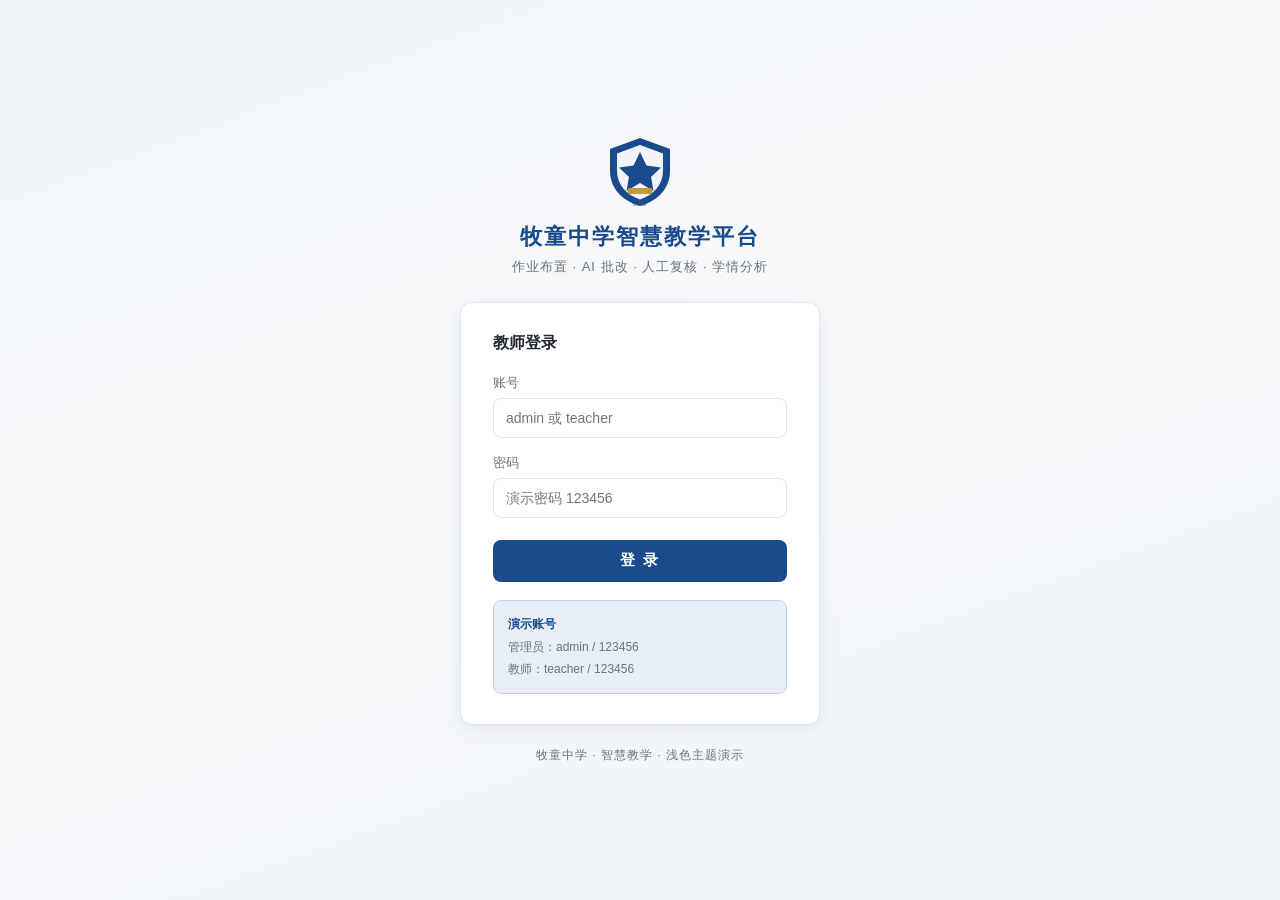
<file: examples/ch11-education/sample1/static/login.html>
<!DOCTYPE html>
<html lang="zh-CN">
<head>
<meta charset="UTF-8">
<meta name="viewport" content="width=device-width, initial-scale=1.0">
<title>登录 · 牧童中学智慧教学平台</title>
<link rel="icon" href="data:image/svg+xml,<svg xmlns='http://www.w3.org/2000/svg' viewBox='0 0 24 24'><path d='M12 2l8 3v6c0 5-3.5 9-8 11-4.5-2-8-6-8-11V5l8-3z' fill='%231a4b8c'/></svg>">
<style>
  :root {
    --brand: #1a4b8c;
    --brand-weak: #e8eef7;
    --brand-border: #c3d2e8;
    --bg: #f8f9fa;
    --card: #ffffff;
    --border: #e1e4e8;
    --text: #24292e;
    --muted: #6a737d;
    --danger: #dc2626;
  }
  * { box-sizing: border-box; margin: 0; padding: 0; }
  body {
    min-height: 100vh;
    display: flex;
    align-items: center;
    justify-content: center;
    background: linear-gradient(160deg, #f0f4f9 0%, #f8f9fa 45%, #eef2f7 100%);
    font-family: -apple-system, "PingFang SC", "Microsoft YaHei", sans-serif;
    color: var(--text);
  }
  .login-wrap { width: 400px; padding: 0 20px; }
  .school-head { text-align: center; margin-bottom: 26px; }
  .shield {
    width: 64px; height: 72px; margin: 0 auto 14px;
    position: relative;
  }
  .shield svg { width: 100%; height: 100%; }
  .school-name { font-size: 22px; font-weight: 700; letter-spacing: 2px; color: var(--brand); }
  .school-sub { font-size: 13px; color: var(--muted); margin-top: 6px; letter-spacing: 1px; }
  .card {
    background: var(--card);
    border: 1px solid var(--border);
    border-radius: 12px;
    padding: 30px 32px;
    box-shadow: 0 4px 20px rgba(26, 75, 140, .08);
  }
  .card-title { font-size: 16px; font-weight: 600; margin-bottom: 20px; }
  .field { margin-bottom: 16px; }
  .field label { display: block; font-size: 13px; color: var(--muted); margin-bottom: 6px; }
  .field input {
    width: 100%; height: 40px; padding: 0 12px;
    border: 1px solid var(--border); border-radius: 8px;
    font-size: 14px; color: var(--text);
    background: var(--card); outline: none;
    transition: border-color .15s, box-shadow .15s;
  }
  .field input:focus { border-color: var(--brand); box-shadow: 0 0 0 3px rgba(26, 75, 140, .12); }
  .btn-login {
    width: 100%; height: 42px; margin-top: 6px;
    background: var(--brand); color: #fff;
    border: none; border-radius: 8px;
    font-size: 15px; font-weight: 600; cursor: pointer;
    letter-spacing: 2px;
    transition: background .15s;
  }
  .btn-login:hover { background: #163e75; }
  .btn-login:disabled { background: #9db3d2; cursor: not-allowed; }
  .err {
    display: none; margin-bottom: 14px; padding: 9px 12px;
    background: #fdf0f0; border: 1px solid #f5c6c6; border-radius: 8px;
    color: var(--danger); font-size: 13px;
  }
  .err.show { display: block; }
  .demo-hint {
    margin-top: 18px; padding: 12px 14px;
    background: var(--brand-weak); border: 1px solid var(--brand-border);
    border-radius: 8px; font-size: 12px; color: var(--muted); line-height: 1.9;
  }
  .demo-hint b { color: var(--brand); font-weight: 600; }
  .foot { text-align: center; margin-top: 22px; font-size: 12px; color: var(--muted); letter-spacing: 1px; }
</style>
</head>
<body>
<div class="login-wrap">
  <div class="school-head">
    <div class="shield">
      <svg viewBox="0 0 64 72" fill="none">
        <path d="M32 2L62 13v22c0 17-12 30-30 35C14 65 2 52 2 35V13L32 2z" fill="#1a4b8c"/>
        <path d="M32 9L55 17.5V35c0 13.5-9.5 24-23 28.5C18.5 59 9 48.5 9 35V17.5L32 9z" fill="#ffffff" opacity=".94"/>
        <path d="M32 16l6.5 13.5L53 31.5l-10 9.5 2.5 14L32 47l-13.5 8 2.5-14-10-9.5 14.5-2L32 16z" fill="#1a4b8c"/>
        <path d="M20 52h24v6H20z" fill="#c39a3d"/>
        <text x="32" y="69" font-size="7" text-anchor="middle" fill="#1a4b8c" font-family="serif" letter-spacing="1">牧童</text>
      </svg>
    </div>
    <div class="school-name">牧童中学智慧教学平台</div>
    <div class="school-sub">作业布置 · AI 批改 · 人工复核 · 学情分析</div>
  </div>
  <div class="card">
    <div class="card-title">教师登录</div>
    <div class="err" id="err">用户名或密码错误</div>
    <div class="field">
      <label>账号</label>
      <input id="username" placeholder="admin 或 teacher" autocomplete="username">
    </div>
    <div class="field">
      <label>密码</label>
      <input id="password" type="password" placeholder="演示密码 123456" autocomplete="current-password">
    </div>
    <button class="btn-login" id="btn" onclick="doLogin()">登 录</button>
    <div class="demo-hint">
      <b>演示账号</b><br>
      管理员：admin / 123456<br>
      教师：teacher / 123456
    </div>
  </div>
  <div class="foot">牧童中学 · 智慧教学 · 浅色主题演示</div>
</div>

<script>
async function doLogin() {
  const username = document.getElementById("username").value.trim();
  const password = document.getElementById("password").value;
  const err = document.getElementById("err");
  const btn = document.getElementById("btn");
  if (!username || !password) {
    err.textContent = "请输入账号和密码";
    err.classList.add("show");
    return;
  }
  btn.disabled = true;
  btn.textContent = "登录中…";
  try {
    const r = await fetch("/api/auth/login", {
      method: "POST",
      headers: { "Content-Type": "application/json" },
      body: JSON.stringify({ username, password })
    });
    const data = await r.json();
    if (r.ok) {
      location.href = "/";
    } else {
      err.textContent = data.message || "登录失败";
      err.classList.add("show");
    }
  } catch (e) {
    err.textContent = "网络错误：" + e.message;
    err.classList.add("show");
  }
  btn.disabled = false;
  btn.textContent = "登 录";
}
document.addEventListener("keydown", e => {
  if (e.key === "Enter") doLogin();
});
</script>
</body>
</html>
</file>
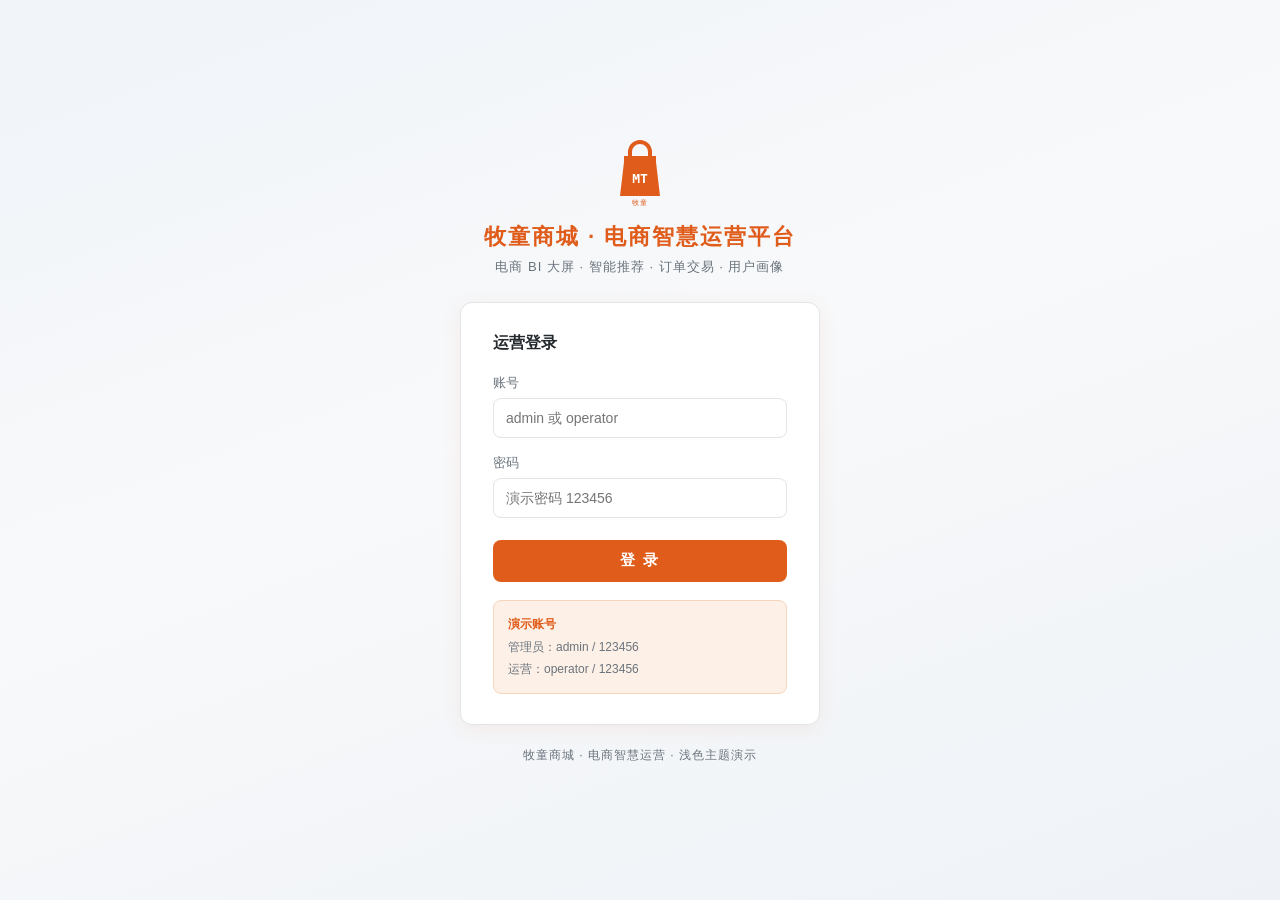
<file: examples/ch12-marketing/sample2/static/login.html>
<!DOCTYPE html>
<html lang="zh-CN">
<head>
<meta charset="UTF-8">
<meta name="viewport" content="width=device-width, initial-scale=1.0">
<title>登录 · 牧童商城电商智慧运营平台</title>
<link rel="icon" href="data:image/svg+xml,<svg xmlns='http://www.w3.org/2000/svg' viewBox='0 0 24 24'><path d='M12 2l8 3v6c0 5-3.5 9-8 11-4.5-2-8-6-8-11V5l8-3z' fill='%23e05c1a'/></svg>">
<style>
  :root {
    --brand: #e05c1a;
    --brand-weak: #fdf0e7;
    --brand-border: #f7d5bd;
    --bg: #f8f9fa;
    --card: #ffffff;
    --border: #e1e4e8;
    --text: #24292e;
    --muted: #6a737d;
    --danger: #dc2626;
  }
  * { box-sizing: border-box; margin: 0; padding: 0; }
  body {
    min-height: 100vh;
    display: flex;
    align-items: center;
    justify-content: center;
    background: linear-gradient(160deg, #f0f4f9 0%, #f8f9fa 45%, #eef2f7 100%);
    font-family: -apple-system, "PingFang SC", "Microsoft YaHei", sans-serif;
    color: var(--text);
  }
  .login-wrap { width: 400px; padding: 0 20px; }
  .school-head { text-align: center; margin-bottom: 26px; }
  .shield {
    width: 64px; height: 72px; margin: 0 auto 14px;
    position: relative;
  }
  .shield svg { width: 100%; height: 100%; }
  .school-name { font-size: 22px; font-weight: 700; letter-spacing: 2px; color: var(--brand); }
  .school-sub { font-size: 13px; color: var(--muted); margin-top: 6px; letter-spacing: 1px; }
  .card {
    background: var(--card);
    border: 1px solid var(--border);
    border-radius: 12px;
    padding: 30px 32px;
    box-shadow: 0 4px 20px rgba(224, 92, 26, .08);
  }
  .card-title { font-size: 16px; font-weight: 600; margin-bottom: 20px; }
  .field { margin-bottom: 16px; }
  .field label { display: block; font-size: 13px; color: var(--muted); margin-bottom: 6px; }
  .field input {
    width: 100%; height: 40px; padding: 0 12px;
    border: 1px solid var(--border); border-radius: 8px;
    font-size: 14px; color: var(--text);
    background: var(--card); outline: none;
    transition: border-color .15s, box-shadow .15s;
  }
  .field input:focus { border-color: var(--brand); box-shadow: 0 0 0 3px rgba(224, 92, 26, .12); }
  .btn-login {
    width: 100%; height: 42px; margin-top: 6px;
    background: var(--brand); color: #fff;
    border: none; border-radius: 8px;
    font-size: 15px; font-weight: 600; cursor: pointer;
    letter-spacing: 2px;
    transition: background .15s;
  }
  .btn-login:hover { background: #c44e16; }
  .btn-login:disabled { background: #f0b897; cursor: not-allowed; }
  .err {
    display: none; margin-bottom: 14px; padding: 9px 12px;
    background: #fdf0f0; border: 1px solid #f5c6c6; border-radius: 8px;
    color: var(--danger); font-size: 13px;
  }
  .err.show { display: block; }
  .demo-hint {
    margin-top: 18px; padding: 12px 14px;
    background: var(--brand-weak); border: 1px solid var(--brand-border);
    border-radius: 8px; font-size: 12px; color: var(--muted); line-height: 1.9;
  }
  .demo-hint b { color: var(--brand); font-weight: 600; }
  .foot { text-align: center; margin-top: 22px; font-size: 12px; color: var(--muted); letter-spacing: 1px; }
</style>
</head>
<body>
<div class="login-wrap">
  <div class="school-head">
    <div class="shield">
      <svg viewBox="0 0 64 72" fill="none">
        <path d="M16 20h32v6l4 34H12l4-34v-6z" fill="#e05c1a"/>
        <path d="M22 22V16a10 10 0 0 1 20 0v6" stroke="#e05c1a" stroke-width="4" fill="none" stroke-linecap="round"/>
        <text x="32" y="47" font-size="13" text-anchor="middle" fill="#ffffff" font-family="monospace" font-weight="bold">MT</text>
        <text x="32" y="69" font-size="7" text-anchor="middle" fill="#e05c1a" font-family="serif" letter-spacing="1">牧童</text>
      </svg>
    </div>
    <div class="school-name">牧童商城 · 电商智慧运营平台</div>
    <div class="school-sub">电商 BI 大屏 · 智能推荐 · 订单交易 · 用户画像</div>
  </div>
  <div class="card">
    <div class="card-title">运营登录</div>
    <div class="err" id="err">用户名或密码错误</div>
    <div class="field">
      <label>账号</label>
      <input id="username" placeholder="admin 或 operator" autocomplete="username">
    </div>
    <div class="field">
      <label>密码</label>
      <input id="password" type="password" placeholder="演示密码 123456" autocomplete="current-password">
    </div>
    <button class="btn-login" id="btn" onclick="doLogin()">登 录</button>
    <div class="demo-hint">
      <b>演示账号</b><br>
      管理员：admin / 123456<br>
      运营：operator / 123456
    </div>
  </div>
  <div class="foot">牧童商城 · 电商智慧运营 · 浅色主题演示</div>
</div>

<script>
async function doLogin() {
  const username = document.getElementById("username").value.trim();
  const password = document.getElementById("password").value;
  const err = document.getElementById("err");
  const btn = document.getElementById("btn");
  if (!username || !password) {
    err.textContent = "请输入账号和密码";
    err.classList.add("show");
    return;
  }
  btn.disabled = true;
  btn.textContent = "登录中…";
  try {
    const r = await fetch("/api/auth/login", {
      method: "POST",
      headers: { "Content-Type": "application/json" },
      body: JSON.stringify({ username, password })
    });
    const data = await r.json();
    if (r.ok) {
      location.href = "/";
    } else {
      err.textContent = data.message || "登录失败";
      err.classList.add("show");
    }
  } catch (e) {
    err.textContent = "网络错误：" + e.message;
    err.classList.add("show");
  }
  btn.disabled = false;
  btn.textContent = "登 录";
}
document.addEventListener("keydown", e => {
  if (e.key === "Enter") doLogin();
});
</script>
</body>
</html>
</file>
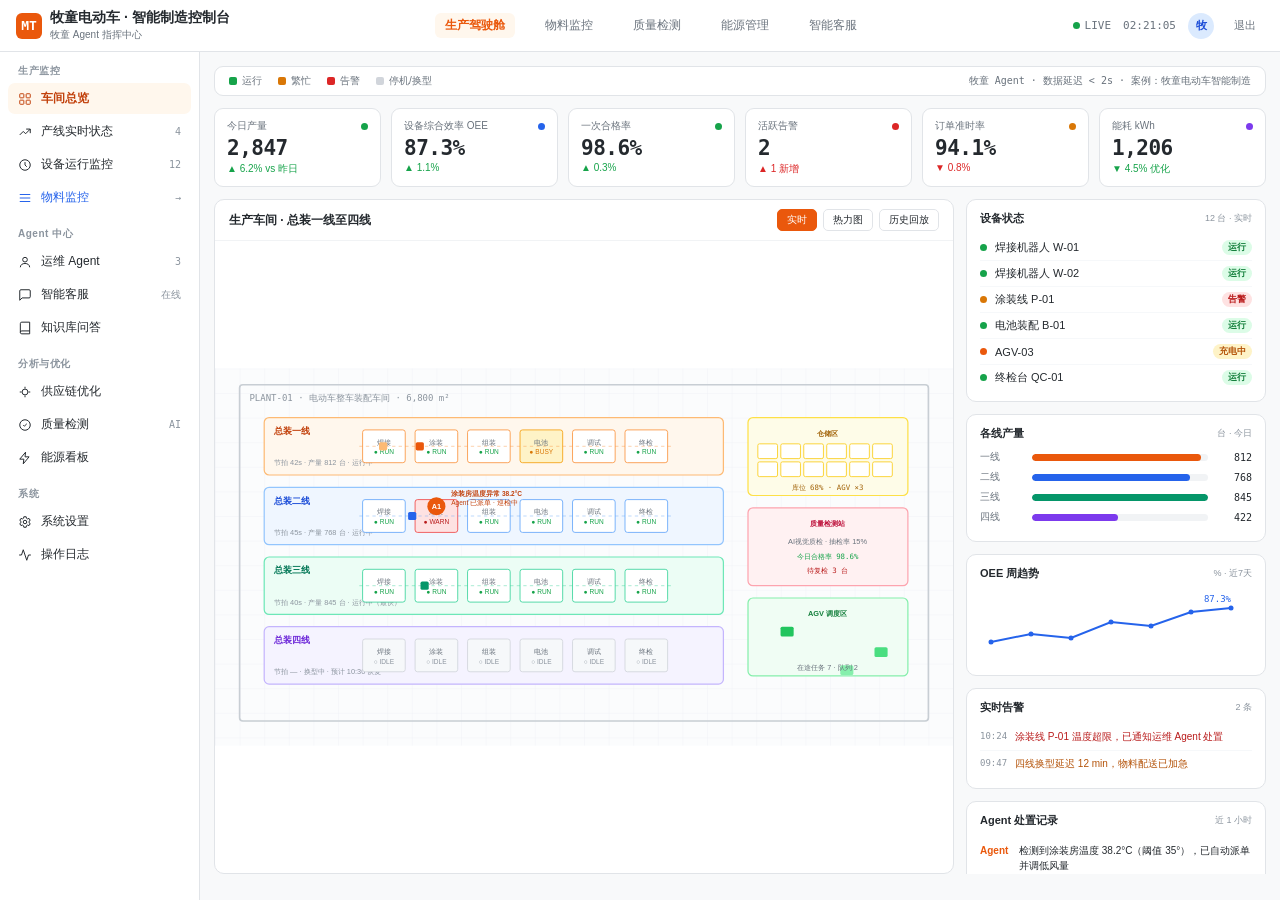
<file: examples/ch13-manufacturing/sample3/static/console.html>
<!DOCTYPE html>
<html lang="zh-CN">
<head>
<meta charset="UTF-8">
<meta name="viewport" content="width=device-width, initial-scale=1.0">
<title>牧童电动车 · 智能制造控制台</title>
<style>
*{margin:0;padding:0;box-sizing:border-box}
html,body{height:100%;font-family:-apple-system,BlinkMacSystemFont,"SF Pro Display","Segoe UI","PingFang SC",sans-serif;background:#f8f9fa;color:#24292e;overflow:hidden}

.app{display:grid;grid-template-rows:52px 1fr;grid-template-columns:200px 1fr;height:100vh}

/* ══ Header ══ */
.hd{grid-column:1/3;display:flex;align-items:center;gap:14px;padding:0 16px;background:#fff;border-bottom:1px solid #e1e4e8}
.logo{display:flex;align-items:center;gap:8px}
.logo-mark{width:26px;height:26px;border-radius:6px;background:#ea580c;color:#fff;font-weight:700;font-size:13px;display:flex;align-items:center;justify-content:center;font-family:"SF Mono",Menlo,monospace}
.logo h1{font-size:14px;font-weight:600}
.logo small{font-size:10px;color:#6a737d;font-weight:400;display:block;margin-top:1px}
.hd-mid{flex:1;display:flex;justify-content:center;gap:20px}
.hd-mid a{font-size:12px;color:#6a737d;text-decoration:none;padding:4px 10px;border-radius:6px;cursor:pointer}
.hd-mid a.on{color:#ea580c;background:#fff7ed;font-weight:600}
.hd-mid a:hover{background:#f6f8fa}
.hd-right{display:flex;align-items:center;gap:12px;font-size:11px;color:#6a737d}
.live{display:flex;align-items:center;gap:5px;font-family:"SF Mono",Menlo,monospace}
.live i{width:7px;height:7px;border-radius:50%;background:#16a34a;animation:pulse 1.6s infinite}
@keyframes pulse{0%,100%{opacity:1}50%{opacity:.35}}
.user{width:26px;height:26px;border-radius:50%;background:#dbeafe;color:#1d4ed8;display:flex;align-items:center;justify-content:center;font-size:11px;font-weight:600}
.logout{font-size:11px;color:#6a737d;cursor:pointer;padding:4px 8px;border-radius:5px}
.logout:hover{background:#fee2e2;color:#b91c1c}

/* ══ Sidebar ══ */
.sd{background:#fff;border-right:1px solid #e1e4e8;padding:12px 8px;overflow-y:auto}
.sd-group{margin-bottom:14px}
.sd-title{font-size:10px;font-weight:600;color:#8b949e;letter-spacing:.5px;padding:0 10px;margin-bottom:5px}
.sd-item{display:flex;align-items:center;gap:9px;padding:7px 10px;border-radius:7px;font-size:12px;color:#24292e;cursor:pointer;margin-bottom:2px}
.sd-item:hover{background:#f6f8fa}
.sd-item.on{background:#fff7ed;color:#c2410c;font-weight:600}
.sd-item svg{width:14px;height:14px;stroke:currentColor;fill:none;stroke-width:1.7;flex-shrink:0}
.sd-item .n{margin-left:auto;font-size:10px;color:#8b949e;font-family:"SF Mono",Menlo,monospace}
.sd-item.on .n{color:#c2410c}
.sd-item.link{color:#2563eb}
.sd-item.link.on{color:#2563eb;background:#eff6ff}

/* ══ Main ══ */
.mn{display:grid;grid-template-columns:1fr 300px;grid-template-rows:auto 1fr auto;gap:12px;padding:14px;overflow:hidden}

/* KPI 行 */
.kpis{grid-column:1/3;display:grid;grid-template-columns:repeat(6,1fr);gap:10px}
.kpi{background:#fff;border:1px solid #e1e4e8;border-radius:9px;padding:10px 12px}
.kpi .l{font-size:10px;color:#6a737d;display:flex;justify-content:space-between;align-items:center}
.kpi .v{font-size:21px;font-weight:700;margin-top:3px;font-family:"SF Mono",Menlo,monospace;letter-spacing:-.5px}
.kpi .t{font-size:10px;margin-top:2px}
.up{color:#16a34a}.dn{color:#dc2626}.wt{color:#d97706}
.dot{width:7px;height:7px;border-radius:50%}
.dot.g{background:#16a34a}.dot.o{background:#ea580c}.dot.y{background:#d97706}.dot.b{background:#2563eb}.dot.r{background:#dc2626}.dot.p{background:#7c3aed}

/* 车间图区 */
.shop{background:#fff;border:1px solid #e1e4e8;border-radius:10px;display:flex;flex-direction:column;overflow:hidden;min-height:0}
.shop-hd{display:flex;align-items:center;justify-content:space-between;padding:9px 14px;border-bottom:1px solid #f1f3f5}
.shop-hd b{font-size:12px}
.shop-hd .ctl{display:flex;gap:6px}
.btn{font-size:10px;padding:3px 9px;border-radius:5px;border:1px solid #e1e4e8;background:#fff;color:#24292e;cursor:pointer}
.btn.on{background:#ea580c;color:#fff;border-color:#ea580c}
.shop-svg{flex:1;min-height:0}
.shop-svg svg{width:100%;height:100%}

/* 右侧 BI */
.side{display:flex;flex-direction:column;gap:12px;overflow-y:auto;min-height:0}
.panel{background:#fff;border:1px solid #e1e4e8;border-radius:10px;padding:11px 13px;flex-shrink:0}
.panel h3{font-size:11px;font-weight:600;display:flex;justify-content:space-between;align-items:center;margin-bottom:9px}
.panel h3 small{font-size:9px;color:#8b949e;font-weight:400}

/* 设备列表 */
.eq{display:flex;align-items:center;gap:8px;padding:5px 0;font-size:11px;border-bottom:1px solid #f6f8fa}
.eq:last-child{border:none}
.eq .nm{flex:1}
.eq .st{font-size:9px;padding:1px 6px;border-radius:8px;font-weight:600}
.st.run{background:#dcfce7;color:#15803d}.st.idle{background:#fef3c7;color:#b45309}.st.warn{background:#fee2e2;color:#b91c1c}

/* 迷你条形图 */
.bar-row{display:flex;align-items:center;gap:8px;font-size:10px;margin-bottom:6px}
.bar-row .bl{width:44px;color:#6a737d;flex-shrink:0}
.bar-row .bt{flex:1;height:7px;background:#f1f3f5;border-radius:4px;overflow:hidden}
.bar-row .bt i{display:block;height:100%;border-radius:4px}
.bar-row .bv{width:36px;text-align:right;font-family:"SF Mono",Menlo,monospace;color:#24292e}

/* 告警 */
.alarm{display:flex;gap:8px;padding:6px 0;font-size:10px;border-bottom:1px solid #f6f8fa;line-height:1.4}
.alarm:last-child{border:none}
.alarm .tm{color:#8b949e;font-family:"SF Mono",Menlo,monospace;flex-shrink:0;font-size:9px}
.alarm .tx{flex:1;color:#24292e}
.alarm.lv-h .tx{color:#b91c1c}.alarm.lv-m .tx{color:#b45309}

/* Agent 对话 */
.agt{display:flex;gap:7px;padding:6px 0;font-size:10px;line-height:1.5;border-bottom:1px solid #f6f8fa}
.agt:last-child{border:none}
.agt .who{flex-shrink:0;width:32px;font-weight:600}
.agt .who.ai{color:#ea580c}.agt .who.hu{color:#2563eb}
.agt .ms{flex:1;color:#24292e}

/* 底部图例/状态条 */
.ft{grid-column:1/3;display:flex;align-items:center;gap:16px;background:#fff;border:1px solid #e1e4e8;border-radius:9px;padding:7px 14px;font-size:10px;color:#6a737d}
.ft .lg{display:flex;align-items:center;gap:5px}
.ft .lg i{width:8px;height:8px;border-radius:2px}
.ft .mono{margin-left:auto;font-family:"SF Mono",Menlo,monospace}

/* ══ 视图切换 ══ */
.view{grid-column:1/3;grid-row:2;display:none;min-height:0;overflow-y:auto}
.view.on{display:block}
.ov{display:grid;grid-template-columns:1fr 300px;grid-template-rows:auto 1fr;gap:12px;height:100%}
.ov .kpis{grid-column:1/3}
.vhd{display:flex;align-items:flex-end;justify-content:space-between;margin-bottom:12px}
.vhd h2{font-size:15px;font-weight:600}
.vhd .sub{font-size:11px;color:#6a737d;margin-top:2px}
.vhd .act{display:flex;gap:6px}
.card{background:#fff;border:1px solid #e1e4e8;border-radius:10px;padding:14px;margin-bottom:12px}
.card h3{font-size:12px;font-weight:600;margin-bottom:10px;display:flex;justify-content:space-between;align-items:center}
.card h3 small{font-size:9px;color:#8b949e;font-weight:400}
.tbl{width:100%;border-collapse:collapse;font-size:11px}
.tbl th{text-align:left;color:#6a737d;font-weight:500;padding:7px 10px;border-bottom:1px solid #e1e4e8;background:#f6f8fa;white-space:nowrap}
.tbl td{padding:8px 10px;border-bottom:1px solid #f1f3f5;color:#24292e}
.tbl tr:last-child td{border-bottom:none}
.tbl tr:hover td{background:#fafbfc}
.tbl .mono{font-family:"SF Mono",Menlo,monospace;font-size:10px}
.g2{display:grid;grid-template-columns:repeat(3,1fr);gap:10px}
.mcard{background:#fff;border:1px solid #e1e4e8;border-radius:10px;padding:13px}
.mcard .t{font-size:11px;color:#6a737d;display:flex;align-items:center;gap:6px}
.mcard .v{font-size:19px;font-weight:700;margin-top:5px;font-family:"SF Mono",Menlo,monospace}
.mcard .d{font-size:10px;color:#6a737d;margin-top:3px;line-height:1.5}
.tag{display:inline-block;font-size:9px;padding:1px 7px;border-radius:8px;font-weight:600}
.tag.g{background:#dcfce7;color:#15803d}.tag.y{background:#fef3c7;color:#b45309}.tag.r{background:#fee2e2;color:#b91c1c}.tag.b{background:#dbeafe;color:#1d4ed8}.tag.p{background:#f3e8ff;color:#7c3aed}
/* 客服对话 */
.chat{background:#fff;border:1px solid #e1e4e8;border-radius:10px;padding:14px;display:flex;flex-direction:column}
.chat .msgs{display:flex;flex-direction:column;gap:9px;min-height:260px}
.msg{max-width:72%;padding:8px 11px;border-radius:10px;font-size:11px;line-height:1.55}
.msg.a{background:#f6f8fa;border:1px solid #e1e4e8;align-self:flex-start;border-top-left-radius:3px}
.msg.u{background:#fff7ed;border:1px solid #fdba74;align-self:flex-end;border-top-right-radius:3px}
.chat .inp{display:flex;gap:8px;margin-top:10px}
.chat .inp input{flex:1;border:1px solid #e1e4e8;border-radius:7px;padding:7px 10px;font-size:11px;outline:none;background:#f8f9fa}
.chat .inp input:focus{border-color:#ea580c;background:#fff}
.chat .inp button{background:#ea580c;color:#fff;border:none;border-radius:7px;padding:7px 14px;font-size:11px;cursor:pointer}
/* 设置表单 */
.frm{display:grid;grid-template-columns:140px 1fr;gap:10px 12px;align-items:center;font-size:11px}
.frm label{color:#6a737d}
.frm input,.frm select{border:1px solid #e1e4e8;border-radius:6px;padding:6px 9px;font-size:11px;outline:none;background:#fff}
.frm input:focus,.frm select:focus{border-color:#ea580c}
</style>
</head>
<body>
<div class="app">

  <!-- ══ Header ══ -->
  <header class="hd">
    <div class="logo">
      <div class="logo-mark">MT</div>
      <div>
        <h1>牧童电动车 · 智能制造控制台</h1>
        <small>牧童 Agent 指挥中心</small>
      </div>
    </div>
    <nav class="hd-mid">
      <a class="on" data-v="overview" onclick="sw('overview')">生产驾驶舱</a><a onclick="location.href='/pages/index.html'" title="进入物料监控看板">物料监控</a><a data-v="quality" onclick="sw('quality')">质量检测</a><a data-v="energy" onclick="sw('energy')">能源管理</a><a data-v="service" onclick="sw('service')">智能客服</a>
    </nav>
    <div class="hd-right">
      <span class="live"><i></i>LIVE</span>
      <span id="clock" style="font-family:'SF Mono',Menlo,monospace">08:00:00</span>
      <div class="user">牧</div>
      <span class="logout" onclick="logout()">退出</span>
    </div>
  </header>

  <!-- ══ Sidebar ══ -->
  <aside class="sd">
    <div class="sd-group">
      <div class="sd-title">生产监控</div>
      <div class="sd-item on" data-v="overview" onclick="sw('overview')"><svg viewBox="0 0 24 24"><rect x="3" y="3" width="7" height="7" rx="1"/><rect x="14" y="3" width="7" height="7" rx="1"/><rect x="3" y="14" width="7" height="7" rx="1"/><rect x="14" y="14" width="7" height="7" rx="1"/></svg>车间总览</div>
      <div class="sd-item" data-v="line" onclick="sw('line')"><svg viewBox="0 0 24 24"><path d="M3 17l6-6 4 4 8-8"/><path d="M14 7h7v7"/></svg>产线实时状态 <span class="n">4</span></div>
      <div class="sd-item" data-v="device" onclick="sw('device')"><svg viewBox="0 0 24 24"><circle cx="12" cy="12" r="9"/><path d="M12 7v5l3 3"/></svg>设备运行监控 <span class="n">12</span></div>
      <div class="sd-item link" onclick="location.href='/pages/index.html'" title="进入物料监控看板"><svg viewBox="0 0 24 24"><path d="M3 6h18M3 12h18M3 18h18"/></svg>物料监控 <span class="n">→</span></div>
    </div>
    <div class="sd-group">
      <div class="sd-title">Agent 中心</div>
      <div class="sd-item" data-v="ops" onclick="sw('ops')"><svg viewBox="0 0 24 24"><circle cx="12" cy="8" r="4"/><path d="M4 21c0-4 3.5-6.5 8-6.5s8 2.5 8 6.5"/></svg>运维 Agent <span class="n">3</span></div>
      <div class="sd-item" data-v="service" onclick="sw('service')"><svg viewBox="0 0 24 24"><path d="M21 15a2 2 0 01-2 2H7l-4 4V5a2 2 0 012-2h14a2 2 0 012 2z"/></svg>智能客服 <span class="n">在线</span></div>
      <div class="sd-item" data-v="kb" onclick="sw('kb')"><svg viewBox="0 0 24 24"><path d="M4 19.5A2.5 2.5 0 016.5 17H20"/><path d="M6.5 2H20v20H6.5A2.5 2.5 0 014 19.5v-15A2.5 2.5 0 016.5 2z"/></svg>知识库问答</div>
    </div>
    <div class="sd-group">
      <div class="sd-title">分析与优化</div>
      <div class="sd-item" data-v="supply" onclick="sw('supply')"><svg viewBox="0 0 24 24"><path d="M12 3v3m0 12v3M3 12h3m12 0h3"/><circle cx="12" cy="12" r="5"/></svg>供应链优化</div>
      <div class="sd-item" data-v="quality" onclick="sw('quality')"><svg viewBox="0 0 24 24"><path d="M9 12l2 2 4-4"/><circle cx="12" cy="12" r="9"/></svg>质量检测 <span class="n">AI</span></div>
      <div class="sd-item" data-v="energy" onclick="sw('energy')"><svg viewBox="0 0 24 24"><path d="M13 2L3 14h7l-1 8 10-12h-7z"/></svg>能源看板</div>
    </div>
    <div class="sd-group">
      <div class="sd-title">系统</div>
      <div class="sd-item" data-v="setting" onclick="sw('setting')"><svg viewBox="0 0 24 24"><circle cx="12" cy="12" r="3"/><path d="M19 12a7 7 0 00-.1-1.2l2-1.6-2-3.4-2.4 1a7 7 0 00-2-1.2L14 3h-4l-.5 2.6a7 7 0 00-2 1.2l-2.4-1-2 3.4 2 1.6A7 7 0 005 12c0 .4 0 .8.1 1.2l-2 1.6 2 3.4 2.4-1a7 7 0 002 1.2L10 21h4l.5-2.6a7 7 0 002-1.2l2.4 1 2-3.4-2-1.6c.1-.4.1-.8.1-1.2z"/></svg>系统设置</div>
      <div class="sd-item" data-v="log" onclick="sw('log')"><svg viewBox="0 0 24 24"><path d="M22 12h-4l-3 9L9 3l-3 9H2"/></svg>操作日志</div>
    </div>
  </aside>

  <!-- ══ Main ══ -->
  <main class="mn">

    <!-- ══ 视图：车间总览 ══ -->
    <div class="view on" id="v-overview">
      <div class="ov">

    <!-- KPI 行 -->
    <div class="kpis">
      <div class="kpi"><div class="l">今日产量 <span class="dot g"></span></div><div class="v">2,847</div><div class="t up">▲ 6.2% vs 昨日</div></div>
      <div class="kpi"><div class="l">设备综合效率 OEE <span class="dot b"></span></div><div class="v">87.3%</div><div class="t up">▲ 1.1%</div></div>
      <div class="kpi"><div class="l">一次合格率 <span class="dot g"></span></div><div class="v">98.6%</div><div class="t up">▲ 0.3%</div></div>
      <div class="kpi"><div class="l">活跃告警 <span class="dot r"></span></div><div class="v">2</div><div class="t dn">▲ 1 新增</div></div>
      <div class="kpi"><div class="l">订单准时率 <span class="dot y"></span></div><div class="v">94.1%</div><div class="t dn">▼ 0.8%</div></div>
      <div class="kpi"><div class="l">能耗 kWh <span class="dot p"></span></div><div class="v">1,206</div><div class="t up">▼ 4.5% 优化</div></div>
    </div>

    <!-- 车间图 -->
    <section class="shop">
      <div class="shop-hd">
        <b>生产车间 · 总装一线至四线</b>
        <div class="ctl">
          <button class="btn on">实时</button><button class="btn">热力图</button><button class="btn">历史回放</button>
        </div>
      </div>
      <div class="shop-svg">
        <svg viewBox="0 0 900 460" preserveAspectRatio="xMidYMid meet">
          <defs>
            <pattern id="grid" width="30" height="30" patternUnits="userSpaceOnUse">
              <path d="M30 0H0v30" fill="none" stroke="#eef1f4" stroke-width="1"/>
            </pattern>
          </defs>
          <rect width="900" height="460" fill="#fbfcfd"/>
          <rect width="900" height="460" fill="url(#grid)"/>

          <!-- 车间外墙 -->
          <rect x="30" y="20" width="840" height="410" fill="none" stroke="#c8ced4" stroke-width="2" rx="4"/>
          <text x="42" y="40" font-size="11" fill="#8b949e" font-family="SF Mono,Menlo,monospace">PLANT-01 · 电动车整车装配车间 · 6,800 m²</text>

          <!-- ══ 四条产线 ══ -->
          <!-- Line 1 -->
          <g>
            <rect x="60" y="60" width="560" height="70" rx="6" fill="#fff7ed" stroke="#fdba74" stroke-width="1.5"/>
            <text x="72" y="80" font-size="11" font-weight="600" fill="#c2410c">总装一线</text>
            <text x="72" y="118" font-size="9" fill="#8b949e">节拍 42s · 产量 812 台 · 运行中</text>
            <!-- 工位 -->
            <g font-size="8" fill="#6a737d" text-anchor="middle">
              <rect x="180" y="75" width="52" height="40" rx="3" fill="#fff" stroke="#fb923c"/><text x="206" y="93">焊接</text><text x="206" y="105" fill="#16a34a">● RUN</text>
              <rect x="244" y="75" width="52" height="40" rx="3" fill="#fff" stroke="#fb923c"/><text x="270" y="93">涂装</text><text x="270" y="105" fill="#16a34a">● RUN</text>
              <rect x="308" y="75" width="52" height="40" rx="3" fill="#fff" stroke="#fb923c"/><text x="334" y="93">组装</text><text x="334" y="105" fill="#16a34a">● RUN</text>
              <rect x="372" y="75" width="52" height="40" rx="3" fill="#fef3c7" stroke="#f59e0b"/><text x="398" y="93">电池</text><text x="398" y="105" fill="#d97706">● BUSY</text>
              <rect x="436" y="75" width="52" height="40" rx="3" fill="#fff" stroke="#fb923c"/><text x="462" y="93">调试</text><text x="462" y="105" fill="#16a34a">● RUN</text>
              <rect x="500" y="75" width="52" height="40" rx="3" fill="#fff" stroke="#fb923c"/><text x="526" y="93">终检</text><text x="526" y="105" fill="#16a34a">● RUN</text>
            </g>
            <!-- 传送带 -->
            <line x1="176" y1="95" x2="560" y2="95" stroke="#fb923c" stroke-width="1" stroke-dasharray="4 4" opacity=".5"/>
            <!-- 移动工件 -->
            <rect x="290" y="90" width="10" height="10" rx="2" fill="#ea580c"><animate attributeName="x" values="180;550" dur="6s" repeatCount="indefinite"/></rect>
            <rect x="200" y="90" width="10" height="10" rx="2" fill="#fdba74"><animate attributeName="x" values="180;550" dur="6s" begin="2s" repeatCount="indefinite"/></rect>
          </g>

          <!-- Line 2 -->
          <g>
            <rect x="60" y="145" width="560" height="70" rx="6" fill="#eff6ff" stroke="#93c5fd" stroke-width="1.5"/>
            <text x="72" y="165" font-size="11" font-weight="600" fill="#1d4ed8">总装二线</text>
            <text x="72" y="203" font-size="9" fill="#8b949e">节拍 45s · 产量 768 台 · 运行中</text>
            <g font-size="8" fill="#6a737d" text-anchor="middle">
              <rect x="180" y="160" width="52" height="40" rx="3" fill="#fff" stroke="#60a5fa"/><text x="206" y="178">焊接</text><text x="206" y="190" fill="#16a34a">● RUN</text>
              <rect x="244" y="160" width="52" height="40" rx="3" fill="#fee2e2" stroke="#ef4444"/><text x="270" y="178">涂装</text><text x="270" y="190" fill="#b91c1c">● WARN</text>
              <rect x="308" y="160" width="52" height="40" rx="3" fill="#fff" stroke="#60a5fa"/><text x="334" y="178">组装</text><text x="334" y="190" fill="#16a34a">● RUN</text>
              <rect x="372" y="160" width="52" height="40" rx="3" fill="#fff" stroke="#60a5fa"/><text x="398" y="178">电池</text><text x="398" y="190" fill="#16a34a">● RUN</text>
              <rect x="436" y="160" width="52" height="40" rx="3" fill="#fff" stroke="#60a5fa"/><text x="462" y="178">调试</text><text x="462" y="190" fill="#16a34a">● RUN</text>
              <rect x="500" y="160" width="52" height="40" rx="3" fill="#fff" stroke="#60a5fa"/><text x="526" y="178">终检</text><text x="526" y="190" fill="#16a34a">● RUN</text>
            </g>
            <line x1="176" y1="180" x2="560" y2="180" stroke="#60a5fa" stroke-width="1" stroke-dasharray="4 4" opacity=".5"/>
            <rect x="300" y="175" width="10" height="10" rx="2" fill="#2563eb"><animate attributeName="x" values="180;550" dur="7s" repeatCount="indefinite"/></rect>
          </g>

          <!-- Line 3 -->
          <g>
            <rect x="60" y="230" width="560" height="70" rx="6" fill="#ecfdf5" stroke="#6ee7b7" stroke-width="1.5"/>
            <text x="72" y="250" font-size="11" font-weight="600" fill="#047857">总装三线</text>
            <text x="72" y="288" font-size="9" fill="#8b949e">节拍 40s · 产量 845 台 · 运行中（最快）</text>
            <g font-size="8" fill="#6a737d" text-anchor="middle">
              <rect x="180" y="245" width="52" height="40" rx="3" fill="#fff" stroke="#34d399"/><text x="206" y="263">焊接</text><text x="206" y="275" fill="#16a34a">● RUN</text>
              <rect x="244" y="245" width="52" height="40" rx="3" fill="#fff" stroke="#34d399"/><text x="270" y="263">涂装</text><text x="270" y="275" fill="#16a34a">● RUN</text>
              <rect x="308" y="245" width="52" height="40" rx="3" fill="#fff" stroke="#34d399"/><text x="334" y="263">组装</text><text x="334" y="275" fill="#16a34a">● RUN</text>
              <rect x="372" y="245" width="52" height="40" rx="3" fill="#fff" stroke="#34d399"/><text x="398" y="263">电池</text><text x="398" y="275" fill="#16a34a">● RUN</text>
              <rect x="436" y="245" width="52" height="40" rx="3" fill="#fff" stroke="#34d399"/><text x="462" y="263">调试</text><text x="462" y="275" fill="#16a34a">● RUN</text>
              <rect x="500" y="245" width="52" height="40" rx="3" fill="#fff" stroke="#34d399"/><text x="526" y="263">终检</text><text x="526" y="275" fill="#16a34a">● RUN</text>
            </g>
            <line x1="176" y1="265" x2="560" y2="265" stroke="#34d399" stroke-width="1" stroke-dasharray="4 4" opacity=".5"/>
            <rect x="250" y="260" width="10" height="10" rx="2" fill="#059669"><animate attributeName="x" values="180;550" dur="5.5s" repeatCount="indefinite"/></rect>
          </g>

          <!-- Line 4 -->
          <g>
            <rect x="60" y="315" width="560" height="70" rx="6" fill="#f5f3ff" stroke="#c4b5fd" stroke-width="1.5"/>
            <text x="72" y="335" font-size="11" font-weight="600" fill="#6d28d9">总装四线</text>
            <text x="72" y="373" font-size="9" fill="#8b949e">节拍 — · 换型中 · 预计 10:30 恢复</text>
            <g font-size="8" fill="#6a737d" text-anchor="middle">
              <rect x="180" y="330" width="52" height="40" rx="3" fill="#f6f8fa" stroke="#d1d5db"/><text x="206" y="348">焊接</text><text x="206" y="360" fill="#8b949e">○ IDLE</text>
              <rect x="244" y="330" width="52" height="40" rx="3" fill="#f6f8fa" stroke="#d1d5db"/><text x="270" y="348">涂装</text><text x="270" y="360" fill="#8b949e">○ IDLE</text>
              <rect x="308" y="330" width="52" height="40" rx="3" fill="#f6f8fa" stroke="#d1d5db"/><text x="334" y="348">组装</text><text x="334" y="360" fill="#8b949e">○ IDLE</text>
              <rect x="372" y="330" width="52" height="40" rx="3" fill="#f6f8fa" stroke="#d1d5db"/><text x="398" y="348">电池</text><text x="398" y="360" fill="#8b949e">○ IDLE</text>
              <rect x="436" y="330" width="52" height="40" rx="3" fill="#f6f8fa" stroke="#d1d5db"/><text x="462" y="348">调试</text><text x="462" y="360" fill="#8b949e">○ IDLE</text>
              <rect x="500" y="330" width="52" height="40" rx="3" fill="#f6f8fa" stroke="#d1d5db"/><text x="526" y="348">终检</text><text x="526" y="360" fill="#8b949e">○ IDLE</text>
            </g>
          </g>

          <!-- ══ 右侧功能区 ══ -->
          <g font-size="9" text-anchor="middle">
            <rect x="650" y="60" width="195" height="95" rx="6" fill="#fefce8" stroke="#fde047" stroke-width="1.5"/>
            <text x="747" y="82" font-weight="600" fill="#a16207">仓储区</text>
            <g fill="#6a737d">
              <rect x="662" y="92" width="24" height="18" rx="2" fill="#fff" stroke="#facc15"/><rect x="690" y="92" width="24" height="18" rx="2" fill="#fff" stroke="#facc15"/><rect x="718" y="92" width="24" height="18" rx="2" fill="#fff" stroke="#facc15"/><rect x="746" y="92" width="24" height="18" rx="2" fill="#fff" stroke="#facc15"/><rect x="774" y="92" width="24" height="18" rx="2" fill="#fff" stroke="#facc15"/><rect x="802" y="92" width="24" height="18" rx="2" fill="#fff" stroke="#facc15"/>
              <rect x="662" y="114" width="24" height="18" rx="2" fill="#fff" stroke="#facc15"/><rect x="690" y="114" width="24" height="18" rx="2" fill="#fff" stroke="#facc15"/><rect x="718" y="114" width="24" height="18" rx="2" fill="#fff" stroke="#facc15"/><rect x="746" y="114" width="24" height="18" rx="2" fill="#fff" stroke="#facc15"/><rect x="774" y="114" width="24" height="18" rx="2" fill="#fff" stroke="#facc15"/><rect x="802" y="114" width="24" height="18" rx="2" fill="#fff" stroke="#facc15"/>
            </g>
            <text x="747" y="148" fill="#a16207" font-family="SF Mono,Menlo,monospace">库位 68% · AGV ×3</text>

            <rect x="650" y="170" width="195" height="95" rx="6" fill="#fff1f2" stroke="#fda4af" stroke-width="1.5"/>
            <text x="747" y="192" font-weight="600" fill="#be123c">质量检测站</text>
            <text x="747" y="214" fill="#6a737d">AI视觉质检 · 抽检率 15%</text>
            <text x="747" y="232" fill="#16a34a" font-family="SF Mono,Menlo,monospace">今日合格率 98.6%</text>
            <text x="747" y="250" fill="#b91c1c" font-family="SF Mono,Menlo,monospace">待复检 3 台</text>

            <rect x="650" y="280" width="195" height="95" rx="6" fill="#f0fdf4" stroke="#86efac" stroke-width="1.5"/>
            <text x="747" y="302" font-weight="600" fill="#15803d">AGV 调度区</text>
            <g>
              <rect x="670" y="315" width="16" height="12" rx="2" fill="#22c55e"><animate attributeName="x" values="670;820" dur="8s" repeatCount="indefinite"/></rect>
              <rect x="820" y="340" width="16" height="12" rx="2" fill="#4ade80"><animate attributeName="x" values="820;670" dur="10s" repeatCount="indefinite"/></rect>
              <rect x="745" y="362" width="16" height="12" rx="2" fill="#86efac"><animate attributeName="x" values="745;820;745" dur="9s" repeatCount="indefinite"/></rect>
            </g>
            <text x="747" y="368" fill="#6a737d">在途任务 7 · 队列 2</text>
          </g>

          <!-- Agent 标注 -->
          <g>
            <circle cx="270" cy="168" r="11" fill="#ea580c"/>
            <text x="270" y="172" font-size="9" fill="#fff" text-anchor="middle" font-weight="700">A1</text>
            <text x="288" y="156" font-size="8" fill="#c2410c" font-weight="600">涂装房温度异常 38.2°C</text>
            <text x="288" y="166" font-size="8" fill="#c2410c">Agent 已派单 · 巡检中</text>
          </g>
        </svg>
      </div>
    </section>

    <!-- ══ 右侧 BI ══ -->
    <aside class="side">

      <div class="panel">
        <h3>设备状态 <small>12 台 · 实时</small></h3>
        <div class="eq"><span class="dot g"></span><span class="nm">焊接机器人 W-01</span><span class="st run">运行</span></div>
        <div class="eq"><span class="dot g"></span><span class="nm">焊接机器人 W-02</span><span class="st run">运行</span></div>
        <div class="eq"><span class="dot y"></span><span class="nm">涂装线 P-01</span><span class="st warn">告警</span></div>
        <div class="eq"><span class="dot g"></span><span class="nm">电池装配 B-01</span><span class="st run">运行</span></div>
        <div class="eq"><span class="dot o"></span><span class="nm">AGV-03</span><span class="st idle">充电中</span></div>
        <div class="eq"><span class="dot g"></span><span class="nm">终检台 QC-01</span><span class="st run">运行</span></div>
      </div>

      <div class="panel">
        <h3>各线产量 <small>台 · 今日</small></h3>
        <div class="bar-row"><span class="bl">一线</span><div class="bt"><i style="width:96%;background:#ea580c"></i></div><span class="bv">812</span></div>
        <div class="bar-row"><span class="bl">二线</span><div class="bt"><i style="width:90%;background:#2563eb"></i></div><span class="bv">768</span></div>
        <div class="bar-row"><span class="bl">三线</span><div class="bt"><i style="width:100%;background:#059669"></i></div><span class="bv">845</span></div>
        <div class="bar-row"><span class="bl">四线</span><div class="bt"><i style="width:49%;background:#7c3aed"></i></div><span class="bv">422</span></div>
      </div>

      <div class="panel">
        <h3>OEE 周趋势 <small>% · 近7天</small></h3>
        <svg viewBox="0 0 270 70" width="100%" height="70">
          <polyline points="10,52 50,44 90,48 130,32 170,36 210,22 250,18" fill="none" stroke="#2563eb" stroke-width="2"/>
          <g fill="#2563eb">
            <circle cx="10" cy="52" r="2.5"/><circle cx="50" cy="44" r="2.5"/><circle cx="90" cy="48" r="2.5"/><circle cx="130" cy="32" r="2.5"/><circle cx="170" cy="36" r="2.5"/><circle cx="210" cy="22" r="2.5"/><circle cx="250" cy="18" r="2.5"/>
          </g>
          <text x="250" y="12" font-size="9" fill="#2563eb" text-anchor="end" font-family="SF Mono,Menlo,monospace">87.3%</text>
        </svg>
      </div>

      <div class="panel">
        <h3>实时告警 <small>2 条</small></h3>
        <div class="alarm lv-h"><span class="tm">10:24</span><span class="tx">涂装线 P-01 温度超限，已通知运维 Agent 处置</span></div>
        <div class="alarm lv-m"><span class="tm">09:47</span><span class="tx">四线换型延迟 12 min，物料配送已加急</span></div>
      </div>

      <div class="panel">
        <h3>Agent 处置记录 <small>近 1 小时</small></h3>
        <div class="agt"><span class="who ai">Agent</span><span class="ms">检测到涂装房温度 38.2°C（阈值 35°），已自动派单并调低风量</span></div>
        <div class="agt"><span class="who hu">班长</span><span class="ms">确认，预计 10:45 恢复正常</span></div>
        <div class="agt"><span class="who ai">Agent</span><span class="ms">四线换型物料缺口已协调供应商加急，预计 10:20 到货</span></div>
      </div>

    </aside>

      </div>
    </div>

    <!-- ══ 视图：产线实时状态 ══ -->
    <div class="view" id="v-line">
      <div class="vhd"><div><h2>产线实时状态</h2><div class="sub">4 条总装线 · 节拍 / 产量 / OEE 实时数据</div></div><div class="act"><button class="btn">导出</button></div></div>
      <div class="g2" style="margin-bottom:12px">
        <div class="mcard"><div class="t"><span class="dot g"></span>运行中产线</div><div class="v">3 / 4</div><div class="d">四线换型中，预计 10:30 恢复</div></div>
        <div class="mcard"><div class="t"><span class="dot b"></span>平均节拍</div><div class="v">42.3 s</div><div class="d">三线最快 40s · 二线 45s</div></div>
        <div class="mcard"><div class="t"><span class="dot y"></span>今日累计产量</div><div class="v">2,847 台</div><div class="d">较昨日同期 ▲ 6.2%</div></div>
      </div>
      <div class="card"><h3>产线明细 <small>刷新于 10:28:41</small></h3>
      <table class="tbl">
        <tr><th>产线</th><th>节拍</th><th>今日产量</th><th>OEE</th><th>工位数</th><th>状态</th><th>备注</th></tr>
        <tr><td>总装一线</td><td class="mono">42s</td><td class="mono">812</td><td class="mono">88.1%</td><td class="mono">6</td><td><span class="tag g">运行</span></td><td>电池工位繁忙</td></tr>
        <tr><td>总装二线</td><td class="mono">45s</td><td class="mono">768</td><td class="mono">84.7%</td><td class="mono">6</td><td><span class="tag r">告警</span></td><td>涂装房温度超限，Agent 已派单</td></tr>
        <tr><td>总装三线</td><td class="mono">40s</td><td class="mono">845</td><td class="mono">91.2%</td><td class="mono">6</td><td><span class="tag g">运行</span></td><td>全工位正常，效率最高</td></tr>
        <tr><td>总装四线</td><td class="mono">—</td><td class="mono">422</td><td class="mono">79.5%</td><td class="mono">6</td><td><span class="tag y">换型中</span></td><td>新款车型换型，预计 10:30 恢复</td></tr>
      </table></div>
    </div>

    <!-- ══ 视图：设备运行监控 ══ -->
    <div class="view" id="v-device">
      <div class="vhd"><div><h2>设备运行监控</h2><div class="sub">12 台关键设备 · 状态 / 温度 / OEE / 维护</div></div><div class="act"><button class="btn">导出</button></div></div>
      <div class="card"><h3>设备清单 <small>实时</small></h3>
      <table class="tbl">
        <tr><th>设备编号</th><th>设备名称</th><th>所在产线</th><th>状态</th><th>温度</th><th>OEE</th><th>上次维护</th></tr>
        <tr><td class="mono">W-01</td><td>焊接机器人</td><td>总装一线</td><td><span class="tag g">运行</span></td><td class="mono">41.2°C</td><td class="mono">89.0%</td><td class="mono">09-15</td></tr>
        <tr><td class="mono">W-02</td><td>焊接机器人</td><td>总装三线</td><td><span class="tag g">运行</span></td><td class="mono">40.8°C</td><td class="mono">90.3%</td><td class="mono">09-16</td></tr>
        <tr><td class="mono">P-01</td><td>涂装线</td><td>总装二线</td><td><span class="tag r">告警</span></td><td class="mono">38.2°C</td><td class="mono">78.4%</td><td class="mono">09-10</td></tr>
        <tr><td class="mono">P-02</td><td>涂装线</td><td>总装一线</td><td><span class="tag g">运行</span></td><td class="mono">33.1°C</td><td class="mono">87.6%</td><td class="mono">09-14</td></tr>
        <tr><td class="mono">B-01</td><td>电池装配</td><td>总装一线</td><td><span class="tag g">运行</span></td><td class="mono">36.5°C</td><td class="mono">85.9%</td><td class="mono">09-12</td></tr>
        <tr><td class="mono">B-02</td><td>电池装配</td><td>总装二线</td><td><span class="tag g">运行</span></td><td class="mono">36.2°C</td><td class="mono">84.1%</td><td class="mono">09-13</td></tr>
        <tr><td class="mono">B-03</td><td>电池装配</td><td>总装三线</td><td><span class="tag g">运行</span></td><td class="mono">35.9°C</td><td class="mono">91.5%</td><td class="mono">09-15</td></tr>
        <tr><td class="mono">AGV-01</td><td>AGV 搬运车</td><td>物流区</td><td><span class="tag g">运行</span></td><td class="mono">—</td><td class="mono">92.0%</td><td class="mono">09-11</td></tr>
        <tr><td class="mono">AGV-02</td><td>AGV 搬运车</td><td>物流区</td><td><span class="tag g">运行</span></td><td class="mono">—</td><td class="mono">90.8%</td><td class="mono">09-11</td></tr>
        <tr><td class="mono">AGV-03</td><td>AGV 搬运车</td><td>物流区</td><td><span class="tag y">充电中</span></td><td class="mono">—</td><td class="mono">76.2%</td><td class="mono">09-11</td></tr>
        <tr><td class="mono">QC-01</td><td>终检台</td><td>总装一线</td><td><span class="tag g">运行</span></td><td class="mono">—</td><td class="mono">88.7%</td><td class="mono">09-08</td></tr>
        <tr><td class="mono">QC-02</td><td>AI 视觉质检</td><td>质量检测站</td><td><span class="tag g">运行</span></td><td class="mono">—</td><td class="mono">94.3%</td><td class="mono">09-09</td></tr>
      </table></div>
    </div>

    <!-- ══ 视图：运维 Agent ══ -->
    <div class="view" id="v-ops">
      <div class="vhd"><div><h2>运维 Agent</h2><div class="sub">3 个在岗 Agent · 自动巡检 / 派单 / 处置闭环</div></div><div class="act"><button class="btn">新建 Agent</button></div></div>
      <div class="g2">
        <div class="mcard"><div class="t"><span class="dot g"></span>巡检 Agent <span class="tag b">在岗</span></div><div class="v">24 次 / 时</div><div class="d">每 2.5 分钟全厂巡检一次，覆盖温度 / 振动 / 电流信号</div></div>
        <div class="mcard"><div class="t"><span class="dot g"></span>派单 Agent <span class="tag b">在岗</span></div><div class="v">3 单</div><div class="d">今日已派 3 单：涂装温度、四线换型物料、AGV 充电调度</div></div>
        <div class="mcard"><div class="t"><span class="dot y"></span>问答 Agent <span class="tag y">预热</span></div><div class="v">—</div><div class="d">对接设备手册知识库，正在灌入 240 条维修记录</div></div>
      </div>
      <div class="card"><h3>Agent 处置记录 <small>近 1 小时</small></h3>
        <div class="agt"><span class="who ai">Agent</span><span class="ms">检测到涂装房温度 38.2°C（阈值 35°），已自动派单并调低风量</span></div>
        <div class="agt"><span class="who hu">班长</span><span class="ms">确认，预计 10:45 恢复正常</span></div>
        <div class="agt"><span class="who ai">Agent</span><span class="ms">四线换型物料缺口已协调供应商加急，预计 10:20 到货</span></div>
        <div class="agt"><span class="who ai">Agent</span><span class="ms">AGV-03 电量低于 20%，已调度至充电位，替代车 AGV-02 已接单</span></div>
      </div>
    </div>

    <!-- ══ 视图：智能客服 ══ -->
    <div class="view" id="v-service">
      <div class="vhd"><div><h2>智能客服</h2><div class="sub">在线 · 接待车主与门店咨询</div></div><div class="act"><span class="tag g">在线</span></div></div>
      <div class="chat">
        <div class="msgs">
          <div class="msg u">我的车充电到 80% 后速度变慢了，正常吗？</div>
          <div class="msg a">正常。为保证电池寿命，牧童全系车型在 80% 以上自动切换为涓流充电，80% 以下为快充。<br>如需长途出行，可在车机「充电设置」中临时解除 80% 上限。</div>
          <div class="msg u">那电池质保是多久？</div>
          <div class="msg a">动力电池质保 8 年或 16 万公里（先到为准），容量低于 70% 免费更换。您的车型在保修期内，无需担心。</div>
          <div class="msg u">好的，谢谢。</div>
          <div class="msg a">不客气。还有其他可以帮您的吗？</div>
        </div>
        <div class="inp"><input type="text" placeholder="输入问题，回车发送（演示界面）" onkeydown="if(event.key==='Enter'&&this.value.trim()){const m=document.createElement('div');m.className='msg u';m.textContent=this.value.trim();this.parentElement.parentElement.querySelector('.msgs').appendChild(m);const a=document.createElement('div');a.className='msg a';a.textContent='已收到。演示环境不接入真实模型，生产环境由牧童 Agent 回答。';this.parentElement.parentElement.querySelector('.msgs').appendChild(a);this.value='';}"><button>发送</button></div>
      </div>
    </div>

    <!-- ══ 视图：知识库问答 ══ -->
    <div class="view" id="v-kb">
      <div class="vhd"><div><h2>知识库问答</h2><div class="sub">设备手册 / 工艺规范 / 维修记录 · 共 1,284 条</div></div><div class="act"><input style="border:1px solid #e1e4e8;border-radius:6px;padding:6px 10px;font-size:11px;outline:none" placeholder="搜索知识库…"></div></div>
      <div class="card"><h3>高频问题 <small>近 7 天</small></h3>
      <table class="tbl">
        <tr><th style="width:60%">问题</th><th>来源</th><th>引用次数</th><th>命中率</th></tr>
        <tr><td>涂装房温度超限的处置流程是什么？</td><td>设备手册</td><td class="mono">42</td><td><span class="tag g">96%</span></td></tr>
        <tr><td>电池装配工位扭矩标准值是多少？</td><td>工艺规范</td><td class="mono">37</td><td><span class="tag g">93%</span></td></tr>
        <tr><td>四线换型需要哪些准备步骤？</td><td>SOP 文档</td><td class="mono">28</td><td><span class="tag g">91%</span></td></tr>
        <tr><td>AGV 充电调度策略如何配置？</td><td>设备手册</td><td class="mono">19</td><td><span class="tag y">84%</span></td></tr>
        <tr><td>终检台标定周期是多久？</td><td>计量规范</td><td class="mono">15</td><td><span class="tag g">90%</span></td></tr>
      </table></div>
    </div>

    <!-- ══ 视图：供应链优化 ══ -->
    <div class="view" id="v-supply">
      <div class="vhd"><div><h2>供应链优化</h2><div class="sub">关键物料库存与供应状态 · 与物料监控看板联动</div></div><div class="act"><button class="btn" onclick="location.href='/pages/index.html'">进入物料看板 →</button></div></div>
      <div class="g2" style="margin-bottom:12px">
        <div class="mcard"><div class="t"><span class="dot g"></span>今日到货</div><div class="v">6 批</div><div class="d">准时率 94.1%</div></div>
        <div class="mcard"><div class="t"><span class="dot r"></span>低库存预警</div><div class="v">2 项</div><div class="d">详见物料看板临界清单</div></div>
        <div class="mcard"><div class="t"><span class="dot y"></span>在途订单</div><div class="v">4 单</div><div class="d">其中 1 单加急</div></div>
      </div>
      <div class="card"><h3>供应商交付表现 <small>本周</small></h3>
      <table class="tbl">
        <tr><th>供应商</th><th>物料</th><th>准时率</th><th>质量合格率</th><th>在途批次</th></tr>
        <tr><td>华锂新能源</td><td>动力电池包</td><td class="mono">97.5%</td><td><span class="tag g">99.2%</span></td><td class="mono">2</td></tr>
        <tr><td>汉驰电机</td><td>驱动电机</td><td class="mono">95.0%</td><td><span class="tag g">98.8%</span></td><td class="mono">1</td></tr>
        <tr><td>远航电池</td><td>铅酸启动电池</td><td class="mono">93.8%</td><td><span class="tag g">98.1%</span></td><td class="mono">1</td></tr>
        <tr><td>晨光车灯</td><td>LED 大灯总成</td><td class="mono">91.2%</td><td><span class="tag y">96.4%</span></td><td class="mono">0</td></tr>
        <tr><td>锦程轮胎</td><td>轮胎</td><td class="mono">96.9%</td><td><span class="tag g">99.0%</span></td><td class="mono">0</td></tr>
      </table></div>
    </div>

    <!-- ══ 视图：质量检测 AI ══ -->
    <div class="view" id="v-quality">
      <div class="vhd"><div><h2>质量检测 AI</h2><div class="sub">AI 视觉质检 · 抽检率 15% · 今日合格率 98.6%</div></div><div class="act"><button class="btn">检测报告</button></div></div>
      <div class="g2" style="margin-bottom:12px">
        <div class="mcard"><div class="t"><span class="dot g"></span>今日检测</div><div class="v">427 台</div><div class="d">抽检率 15% · 覆盖全部产线</div></div>
        <div class="mcard"><div class="t"><span class="dot r"></span>待复检</div><div class="v">3 台</div><div class="d">车灯装配 2 · 涂装瑕疵 1</div></div>
        <div class="mcard"><div class="t"><span class="dot b"></span>AI 误判率</div><div class="v">0.4%</div><div class="d">人工复核修正后</div></div>
      </div>
      <div class="card"><h3>缺陷类型分布 <small>近 7 天</small></h3>
        <div class="bar-row"><span class="bl">车灯装配</span><div class="bt"><i style="width:38%;background:#dc2626"></i></div><span class="bv">38%</span></div>
        <div class="bar-row"><span class="bl">涂装瑕疵</span><div class="bt"><i style="width:27%;background:#d97706"></i></div><span class="bv">27%</span></div>
        <div class="bar-row"><span class="bl">线束松动</span><div class="bt"><i style="width:19%;background:#2563eb"></i></div><span class="bv">19%</span></div>
        <div class="bar-row"><span class="bl">电池接插</span><div class="bt"><i style="width:11%;background:#7c3aed"></i></div><span class="bv">11%</span></div>
        <div class="bar-row"><span class="bl">其他</span><div class="bt"><i style="width:5%;background:#8b949e"></i></div><span class="bv">5%</span></div>
      </div>
    </div>

    <!-- ══ 视图：能源看板 ══ -->
    <div class="view" id="v-energy">
      <div class="vhd"><div><h2>能源看板</h2><div class="sub">全厂能耗监测 · 今日 1,206 kWh · 较昨日 ▼ 4.5%</div></div><div class="act"><button class="btn">报表</button></div></div>
      <div class="g2" style="margin-bottom:12px">
        <div class="mcard"><div class="t"><span class="dot p"></span>今日能耗</div><div class="v">1,206 kWh</div><div class="d">▼ 4.5% 优化</div></div>
        <div class="mcard"><div class="t"><span class="dot b"></span>单台能耗</div><div class="v">0.42 kWh</div><div class="d">目标 0.40</div></div>
        <div class="mcard"><div class="t"><span class="dot g"></span>绿电占比</div><div class="v">31.2%</div><div class="d">屋顶光伏供电</div></div>
      </div>
      <div class="card"><h3>分项能耗 <small>今日 · kWh</small></h3>
        <div class="bar-row"><span class="bl">焊接</span><div class="bt"><i style="width:100%;background:#dc2626"></i></div><span class="bv">412</span></div>
        <div class="bar-row"><span class="bl">涂装</span><div class="bt"><i style="width:72%;background:#d97706"></i></div><span class="bv">298</span></div>
        <div class="bar-row"><span class="bl">组装</span><div class="bt"><i style="width:56%;background:#2563eb"></i></div><span class="bv">231</span></div>
        <div class="bar-row"><span class="bl">物流 AGV</span><div class="bt"><i style="width:31%;background:#059669"></i></div><span class="bv">128</span></div>
        <div class="bar-row"><span class="bl">照明/空调</span><div class="bt"><i style="width:33%;background:#7c3aed"></i></div><span class="bv">137</span></div>
      </div>
    </div>

    <!-- ══ 视图：系统设置 ══ -->
    <div class="view" id="v-setting">
      <div class="vhd"><div><h2>系统设置</h2><div class="sub">告警阈值 / 数据刷新 / Agent 策略</div></div><div class="act"><button class="btn on">保存</button></div></div>
      <div class="card"><h3>告警阈值</h3>
        <div class="frm">
          <label>涂装房温度上限</label><input value="35" style="width:90px"> °C
          <label>设备温度上限</label><input value="45" style="width:90px"> °C
          <label>OEE 预警线</label><input value="80" style="width:90px"> %
          <label>AGV 低电量阈值</label><input value="20" style="width:90px"> %
          <label>告警推送渠道</label><select><option>飞书 + 页面</option><option>仅页面</option><option>仅飞书</option></select>
        </div>
      </div>
      <div class="card"><h3>数据与 Agent</h3>
        <div class="frm">
          <label>看板刷新间隔</label><select><option>2 秒</option><option>5 秒</option><option>10 秒</option></select>
          <label>自动巡检频率</label><select><option>2.5 分钟</option><option>5 分钟</option><option>10 分钟</option></select>
          <label>HITL 审批开关</label><select><option>开启（处置需人工确认）</option><option>关闭（Agent 自动执行）</option></select>
        </div>
      </div>
    </div>

    <!-- ══ 视图：操作日志 ══ -->
    <div class="view" id="v-log">
      <div class="vhd"><div><h2>操作日志</h2><div class="sub">系统与 Agent 操作留痕 · 近 24 小时</div></div><div class="act"><button class="btn">导出</button></div></div>
      <div class="card"><h3>日志明细 <small>共 128 条</small></h3>
      <table class="tbl">
        <tr><th>时间</th><th>操作者</th><th>动作</th><th>对象</th><th>结果</th></tr>
        <tr><td class="mono">10:28:12</td><td>巡检 Agent</td><td>自动巡检</td><td>全厂 12 台设备</td><td><span class="tag g">正常</span></td></tr>
        <tr><td class="mono">10:26:47</td><td>派单 Agent</td><td>创建工单</td><td>涂装线 P-01 温度</td><td><span class="tag g">已派单</span></td></tr>
        <tr><td class="mono">10:24:05</td><td>巡检 Agent</td><td>告警上报</td><td>涂装房 38.2°C</td><td><span class="tag r">超限</span></td></tr>
        <tr><td class="mono">10:18:33</td><td>系统</td><td>数据同步</td><td>物料看板库存</td><td><span class="tag g">完成</span></td></tr>
        <tr><td class="mono">10:12:59</td><td>班长</td><td>登录</td><td>控制台</td><td><span class="tag g">成功</span></td></tr>
        <tr><td class="mono">09:58:21</td><td>派单 Agent</td><td>物料加急</td><td>四线换型缺料</td><td><span class="tag g">已协调</span></td></tr>
        <tr><td class="mono">09:47:10</td><td>巡检 Agent</td><td>告警上报</td><td>四线换型延迟</td><td><span class="tag y">跟进中</span></td></tr>
      </table></div>
    </div>

    <!-- 底部状态条 -->
    <div class="ft">
      <span class="lg"><i style="background:#16a34a"></i>运行</span>
      <span class="lg"><i style="background:#d97706"></i>繁忙</span>
      <span class="lg"><i style="background:#dc2626"></i>告警</span>
      <span class="lg"><i style="background:#d1d5db"></i>停机/换型</span>
      <span class="mono">牧童 Agent · 数据延迟 &lt; 2s · 案例：牧童电动车智能制造</span>
    </div>

  </main>
</div>

<script>
// 视图切换
function sw(name){
  document.querySelectorAll('.view').forEach(v=>v.classList.remove('on'));
  const v=document.getElementById('v-'+name);
  if(v)v.classList.add('on');
  document.querySelectorAll('.sd-item[data-v]').forEach(i=>i.classList.toggle('on',i.dataset.v===name));
  document.querySelectorAll('.hd-mid a[data-v]').forEach(a=>a.classList.toggle('on',a.dataset.v===name));
}

// 时钟
function tick(){
  const d=new Date();
  document.getElementById('clock').textContent=d.toTimeString().slice(0,8);
}
tick();setInterval(tick,1000);

// 退出登录
async function logout(){
  try{await fetch('/api/auth/logout',{method:'POST'});}catch(e){}
  location.href='/pages/login.html';
}
</script>
</body>
</html>
</file>
